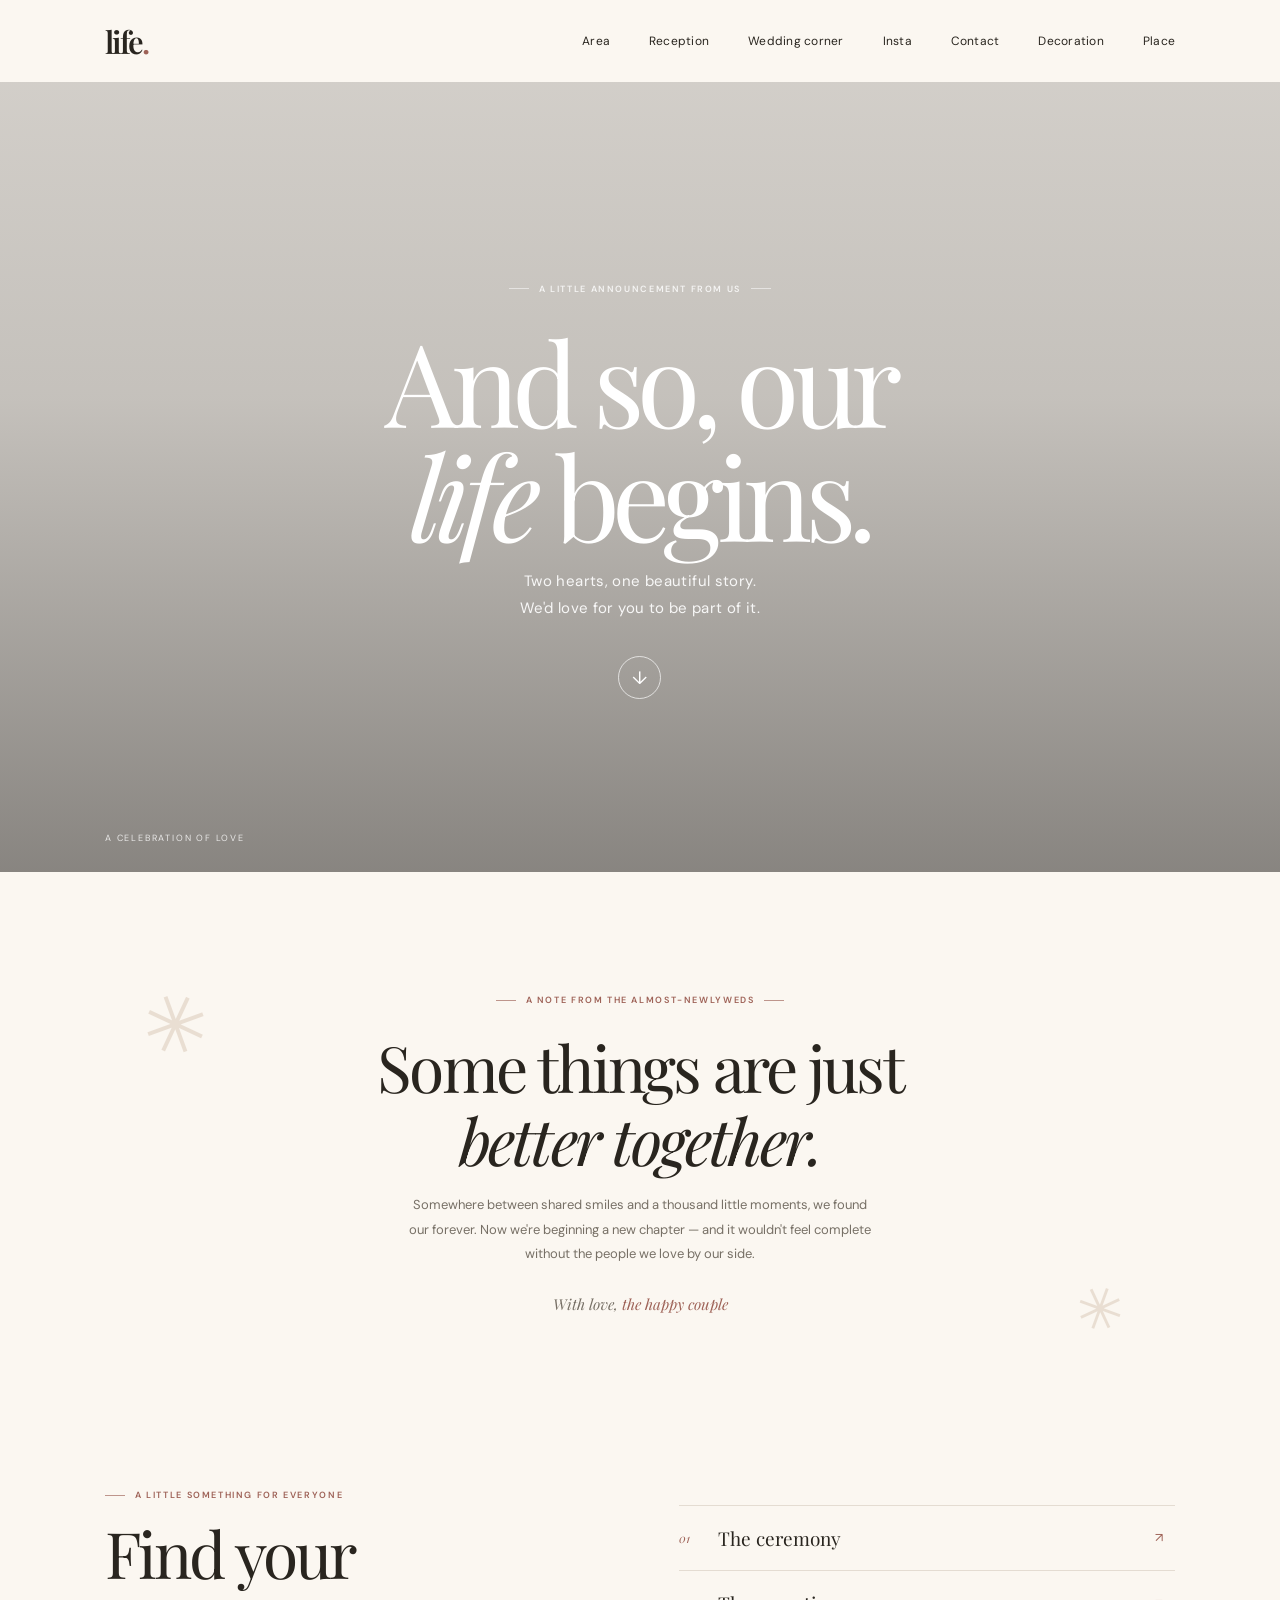
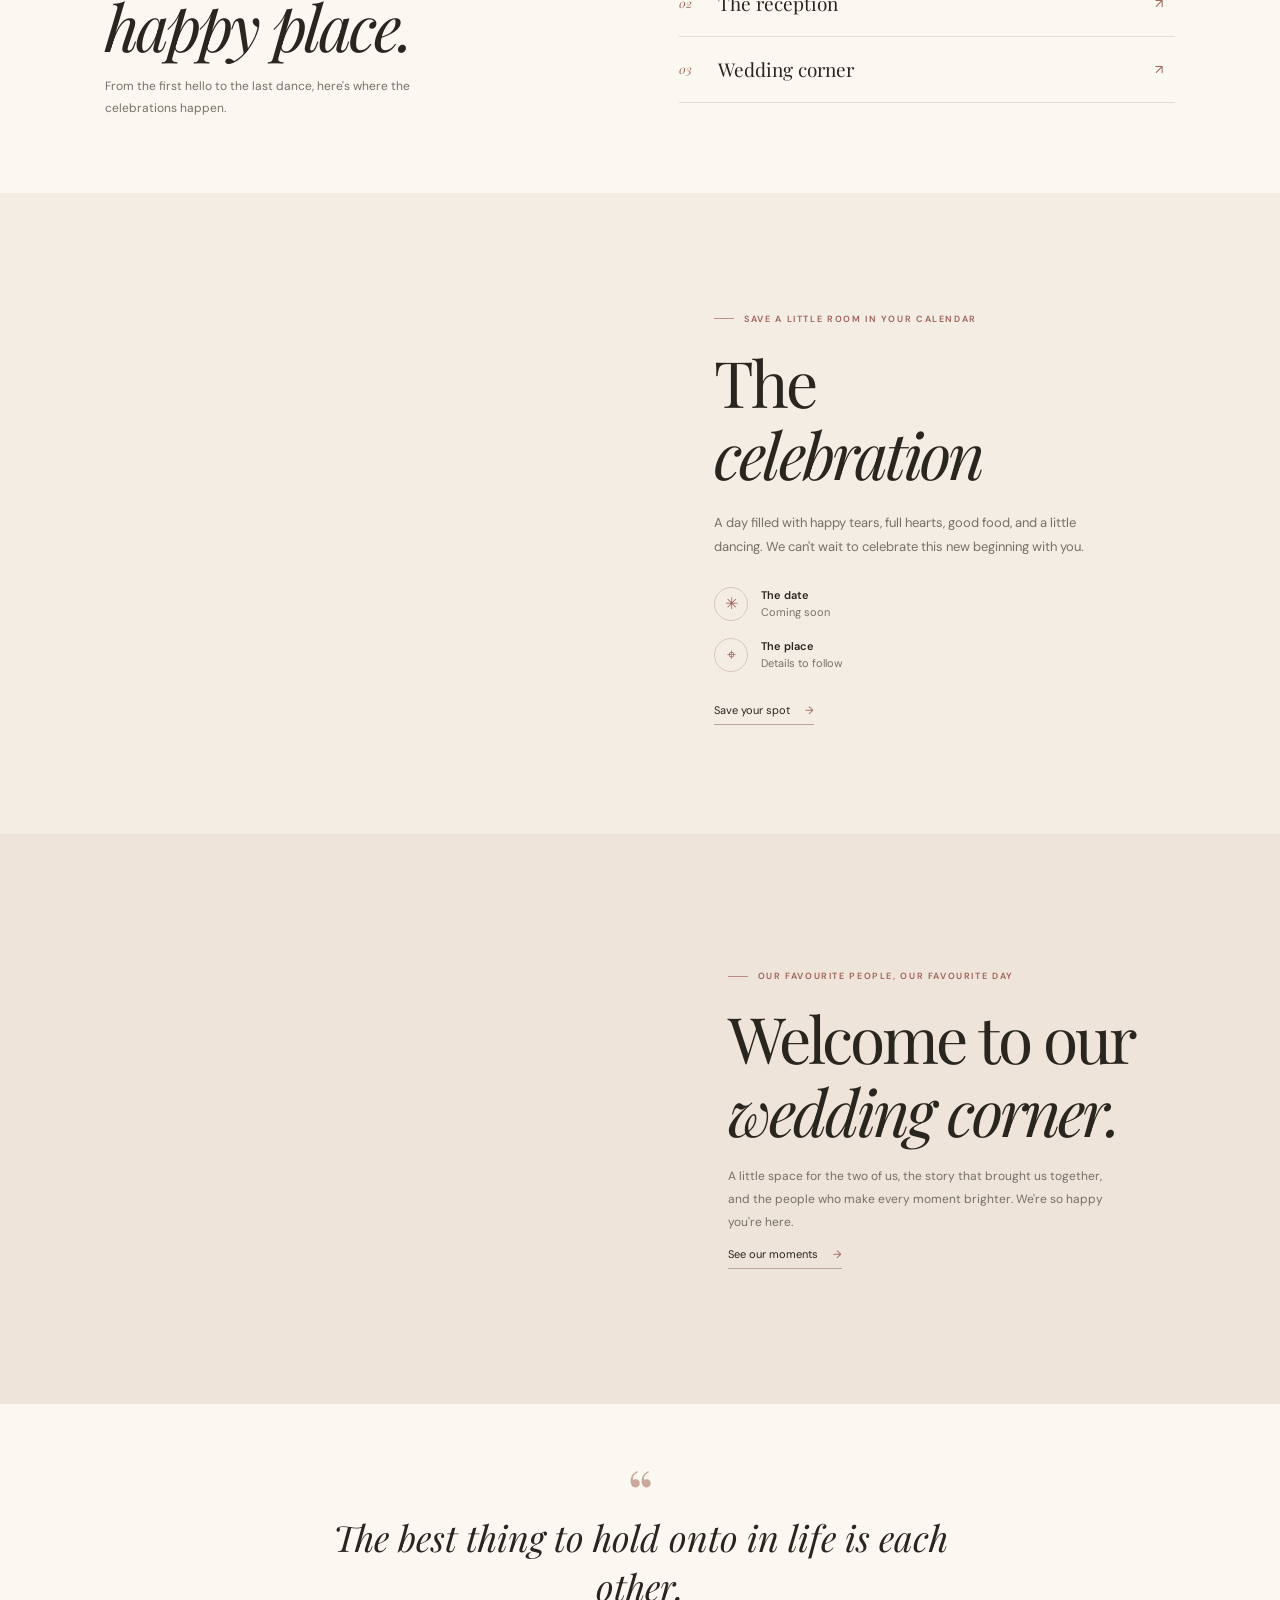
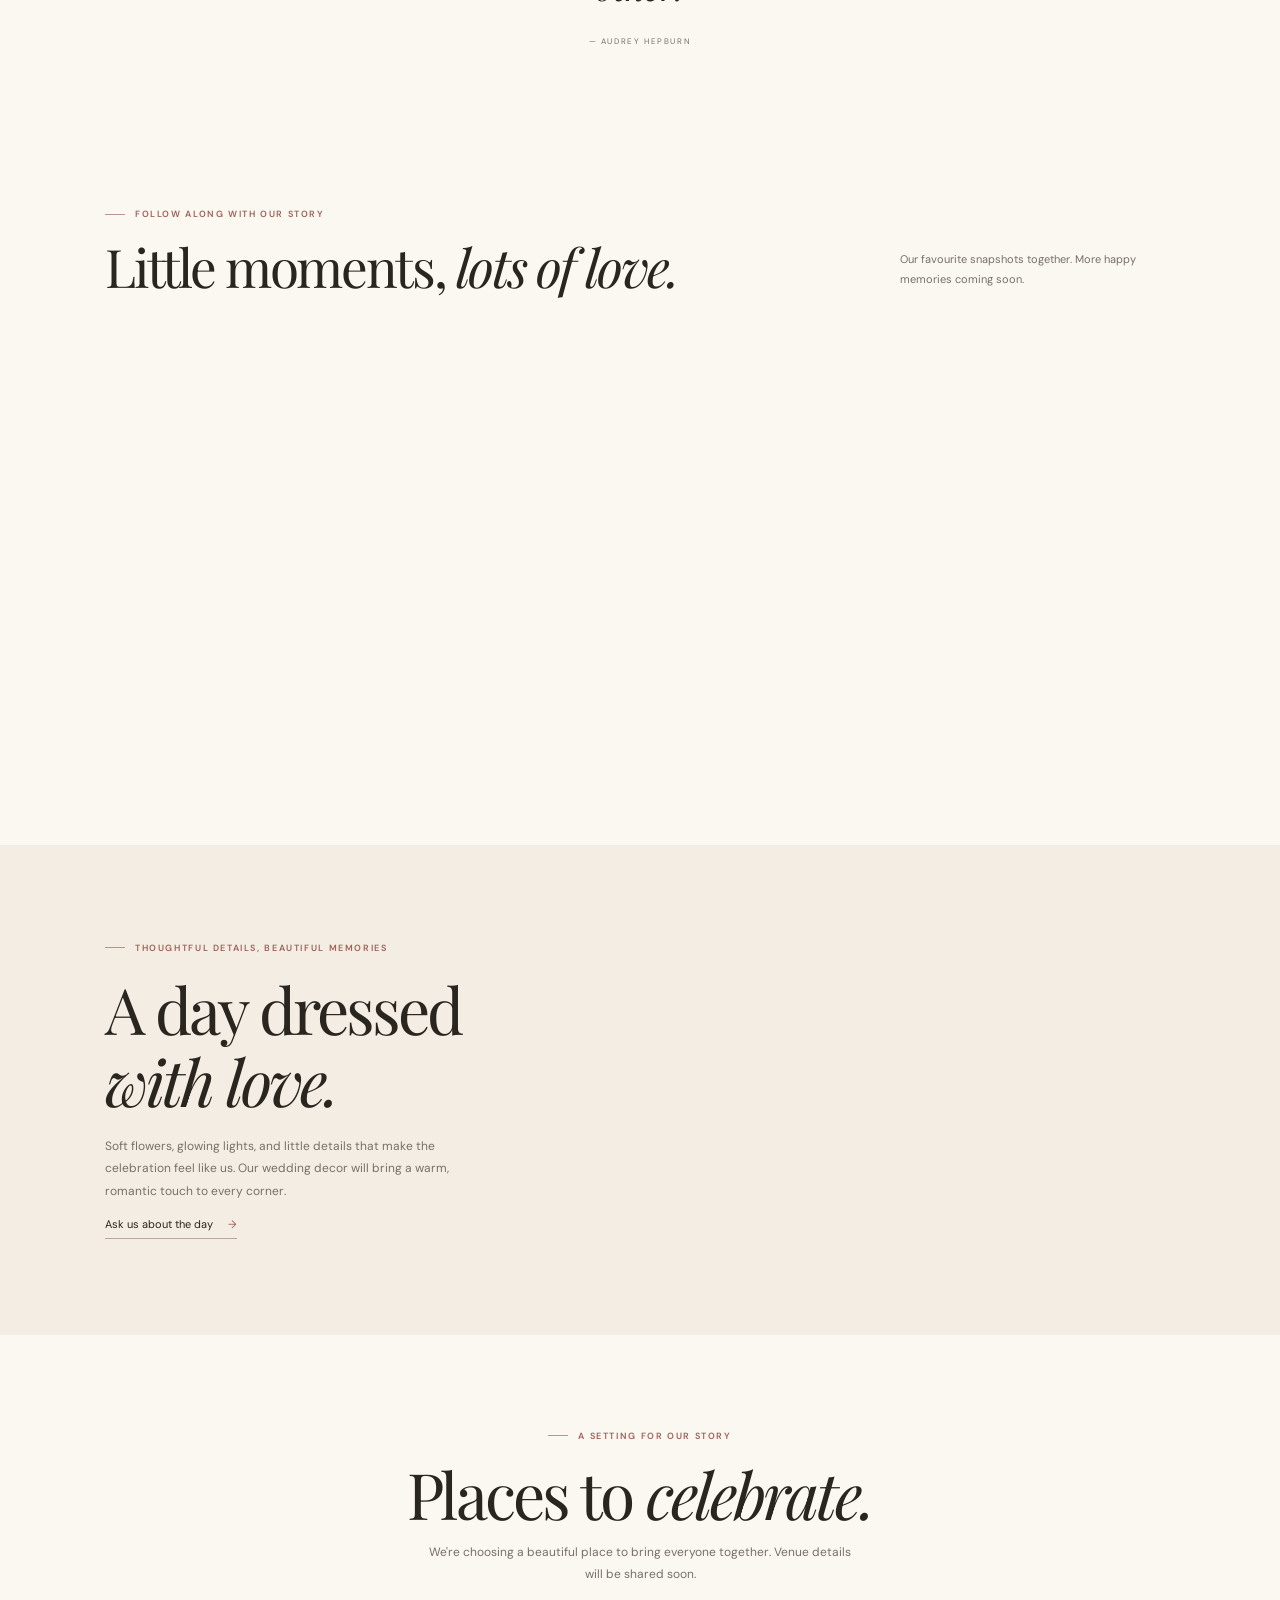
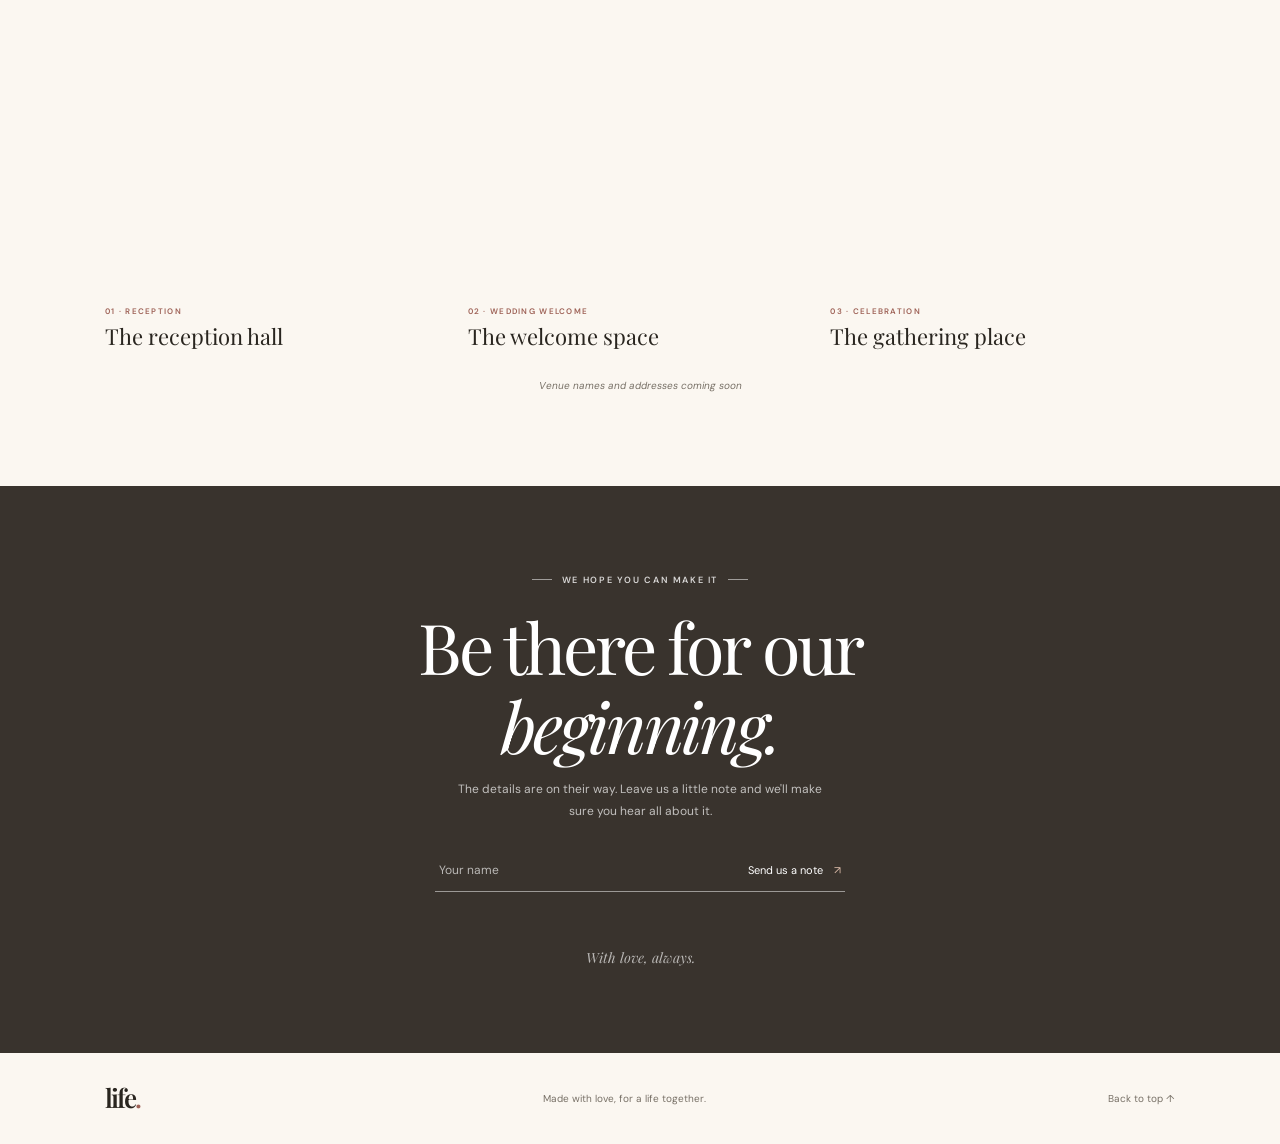
<file: index.html>
<!DOCTYPE html>
<html lang="en">
<head>
  <meta charset="UTF-8">
  <meta name="viewport" content="width=device-width, initial-scale=1">
  <meta name="theme-color" content="#fbf7f1">
  <meta name="description" content="A little website for a big beginning. Celebrate love, laughter, and a life together.">
  <title>Life — A Wedding Celebration</title>
  <link rel="preconnect" href="https://fonts.googleapis.com">
  <link rel="preconnect" href="https://fonts.gstatic.com" crossorigin>
  <link href="https://fonts.googleapis.com/css2?family=DM+Sans:wght@400;500;600;700&family=Playfair+Display:ital,wght@0,400;0,500;0,600;1,400;1,500&display=swap" rel="stylesheet">
  <link rel="stylesheet" href="styles.css">
</head>
<body>
  <header class="site-header">
    <a class="wordmark" href="#home" aria-label="Life home">life<span>.</span></a>
    <button class="menu-toggle" type="button" aria-label="Open navigation" aria-expanded="false" aria-controls="main-navigation">
      <span></span><span></span>
    </button>
    <nav class="site-nav" id="main-navigation" aria-label="Main navigation">
      <a href="#area">Area</a>
      <a href="#reception">Reception</a>
      <a href="#wedding-corner">Wedding corner</a>
      <a href="#insta">Insta</a>
      <a href="#contact">Contact</a>
      <a href="#decoration">Decoration</a>
      <a href="#place">Place</a>
    </nav>
  </header>

  <main>
    <section class="hero" id="home">
      <div class="hero-image" role="img" aria-label="A couple celebrating together in a sunlit garden"></div>
      <div class="hero-shade"></div>
      <div class="hero-content">
        <p class="eyebrow light-eyebrow"><span></span> A little announcement from us <span></span></p>
        <h1>And so, our<br><em>life</em> begins.</h1>
        <p class="hero-copy">Two hearts, one beautiful story.<br>We'd love for you to be part of it.</p>
        <a href="#reception" class="round-link" aria-label="Discover the reception">↓</a>
      </div>
      <p class="hero-note">A CELEBRATION OF LOVE</p>
    </section>

    <section class="intro section-pad" id="story">
      <p class="eyebrow"><span></span> A note from the almost-newlyweds <span></span></p>
      <h2>Some things are just<br><em>better together.</em></h2>
      <p class="intro-copy">Somewhere between shared smiles and a thousand little moments, we found our forever. Now we're beginning a new chapter — and it wouldn't feel complete without the people we love by our side.</p>
      <div class="signature">With love, <span>the happy couple</span></div>
      <div class="flower flower-one" aria-hidden="true">✳</div>
      <div class="flower flower-two" aria-hidden="true">✳</div>
    </section>

    <section class="area section-pad" id="area">
      <div class="area-heading">
        <p class="eyebrow"><span></span> A little something for everyone</p>
        <h2>Find your<br><em>happy place.</em></h2>
        <p>From the first hello to the last dance, here's where the celebrations happen.</p>
      </div>
      <div class="area-list">
        <a href="#place"><span>01</span><strong>The ceremony</strong><span aria-hidden="true">↗</span></a>
        <a href="#reception"><span>02</span><strong>The reception</strong><span aria-hidden="true">↗</span></a>
        <a href="#wedding-corner"><span>03</span><strong>Wedding corner</strong><span aria-hidden="true">↗</span></a>
      </div>
    </section>

    <section class="celebration section-pad" id="reception">
      <div class="celebration-image" role="img" aria-label="Romantic wedding table with flowers and candlelight"></div>
      <div class="celebration-card">
        <p class="eyebrow"><span></span> Save a little room in your calendar</p>
        <h2>The<br><em>celebration</em></h2>
        <p class="celebration-copy">A day filled with happy tears, full hearts, good food, and a little dancing. We can't wait to celebrate this new beginning with you.</p>
        <div class="event-detail">
          <span class="detail-icon" aria-hidden="true">✳</span>
          <div><strong>The date</strong><span>Coming soon</span></div>
        </div>
        <div class="event-detail">
          <span class="detail-icon" aria-hidden="true">⌖</span>
          <div><strong>The place</strong><span>Details to follow</span></div>
        </div>
        <a class="text-link" href="#contact">Save your spot <span aria-hidden="true">→</span></a>
      </div>
    </section>

    <section class="wedding-corner section-pad" id="wedding-corner">
      <div class="corner-photo" role="img" aria-label="A newlywed couple sharing a joyful moment"></div>
      <div class="corner-copy">
        <p class="eyebrow"><span></span> Our favourite people, our favourite day</p>
        <h2>Welcome to our<br><em>wedding corner.</em></h2>
        <p>A little space for the two of us, the story that brought us together, and the people who make every moment brighter. We're so happy you're here.</p>
        <a class="text-link" href="#insta">See our moments <span aria-hidden="true">→</span></a>
      </div>
    </section>

    <section class="quote section-pad">
      <span class="quote-mark" aria-hidden="true">“</span>
      <blockquote>The best thing to hold onto in life is each other.</blockquote>
      <p>— AUDREY HEPBURN</p>
    </section>

    <section class="gallery section-pad" id="insta">
      <div class="gallery-heading">
        <div>
          <p class="eyebrow"><span></span> Follow along with our story</p>
          <h2>Little moments, <em>lots of love.</em></h2>
        </div>
        <p>Our favourite snapshots together. More happy memories coming soon.</p>
      </div>
      <div class="gallery-grid">
        <div class="gallery-photo photo-one" role="img" aria-label="A romantic walk together"></div>
        <div class="gallery-photo photo-two" role="img" aria-label="A joyful celebration together"></div>
        <div class="gallery-photo photo-three" role="img" aria-label="A quiet moment in the sunshine"></div>
      </div>
    </section>

    <section class="decoration section-pad" id="decoration">
      <div class="decoration-copy">
        <p class="eyebrow"><span></span> Thoughtful details, beautiful memories</p>
        <h2>A day dressed<br><em>with love.</em></h2>
        <p>Soft flowers, glowing lights, and little details that make the celebration feel like us. Our wedding decor will bring a warm, romantic touch to every corner.</p>
        <a class="text-link" href="#contact">Ask us about the day <span aria-hidden="true">→</span></a>
      </div>
      <div class="decoration-photo" role="img" aria-label="Romantic wedding decorations with flowers and candlelight"></div>
    </section>

    <section class="places section-pad" id="place">
      <div class="places-heading">
        <p class="eyebrow"><span></span> A setting for our story</p>
        <h2>Places to <em>celebrate.</em></h2>
        <p>We're choosing a beautiful place to bring everyone together. Venue details will be shared soon.</p>
      </div>
      <div class="places-grid">
        <article class="place-card">
          <div class="place-photo place-reception" role="img" aria-label="Wedding reception hall with round tables and chandeliers"></div>
          <p>01 · RECEPTION</p><h3>The reception hall</h3>
        </article>
        <article class="place-card">
          <div class="place-photo place-hall" role="img" aria-label="Wedding welcome sign decorated with flowers"></div>
          <p>02 · WEDDING WELCOME</p><h3>The welcome space</h3>
        </article>
        <article class="place-card">
          <div class="place-photo place-estate" role="img" aria-label="Wedding celebration space arranged with tables and flowers"></div>
          <p>03 · CELEBRATION</p><h3>The gathering place</h3>
        </article>
      </div>
      <p class="place-note">Venue names and addresses coming soon</p>
    </section>

    <section class="rsvp section-pad" id="contact">
      <p class="eyebrow light-eyebrow"><span></span> We hope you can make it <span></span></p>
      <h2>Be there for our<br><em>beginning.</em></h2>
      <p class="rsvp-copy">The details are on their way. Leave us a little note and we'll make sure you hear all about it.</p>
      <form class="rsvp-form">
        <label class="sr-only" for="guest-name">Your name</label>
        <input id="guest-name" name="name" type="text" placeholder="Your name" autocomplete="name" required>
        <button type="submit">Send us a note <span aria-hidden="true">↗</span></button>
      </form>
      <p class="form-message" aria-live="polite"></p>
      <p class="rsvp-footnote">With love, always.</p>
    </section>
  </main>

  <footer class="site-footer">
    <a class="wordmark" href="#home">life<span>.</span></a>
    <p>Made with love, for a life together.</p>
    <a class="back-top" href="#home">Back to top ↑</a>
  </footer>
  <script src="script.js"></script>
</body>
</html>
</file>
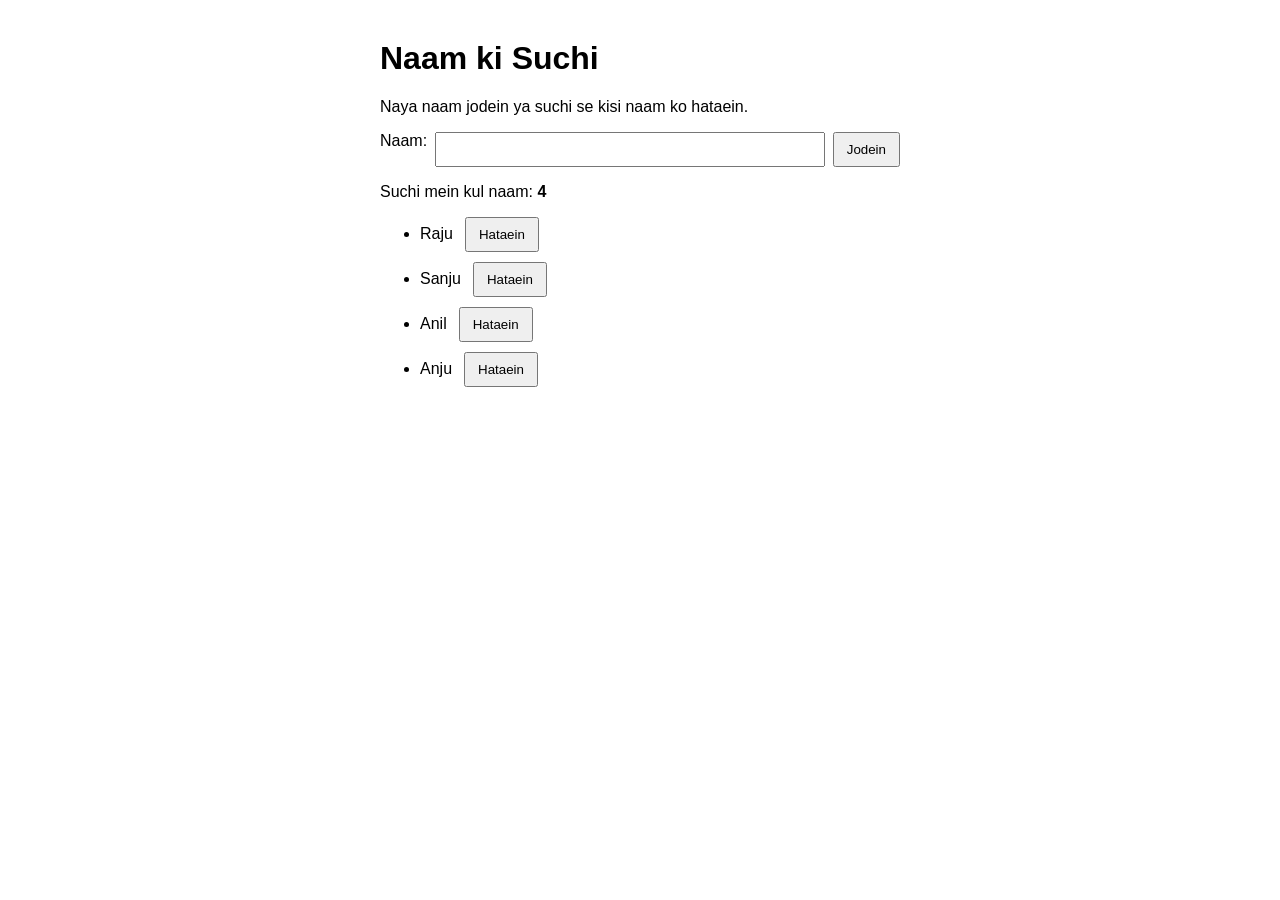
<file: INDEXP5.HTML>
<!DOCTYPE html>
<html lang="hi">
<head>
    <meta charset="UTF-8">
    <meta name="viewport" content="width=device-width, initial-scale=1.0">
    <title>Naam ki Suchi</title>
    <style>
        body {
            max-width: 520px;
            margin: 40px auto;
            padding: 0 16px;
            font-family: Arial, sans-serif;
        }

        form {
            display: flex;
            gap: 8px;
        }

        input {
            flex: 1;
            padding: 8px;
        }

        button {
            padding: 8px 12px;
            cursor: pointer;
        }

        li {
            margin: 10px 0;
        }

        li button {
            margin-left: 12px;
        }

        #message {
            color: #b00020;
        }
    </style>
</head>
<body>
    <h1>Naam ki Suchi</h1>
    <p>Naya naam jodein ya suchi se kisi naam ko hataein.</p>

    <form id="name-form">
        <label for="name-input">Naam:</label>
        <input id="name-input" type="text" autocomplete="off" required>
        <button type="submit">Jodein</button>
    </form>

    <p id="message" aria-live="polite"></p>
    <p>Suchi mein kul naam: <strong id="name-count">0</strong></p>
    <ul id="name-list"></ul>

    <script>
        const names = ["Raju", "Sanju", "Anil", "Anju"];
        const form = document.getElementById("name-form");
        const input = document.getElementById("name-input");
        const list = document.getElementById("name-list");
        const count = document.getElementById("name-count");
        const message = document.getElementById("message");

        function renderNames() {
            list.replaceChildren();
            count.textContent = names.length;

            names.forEach((name, index) => {
                const item = document.createElement("li");
                const removeButton = document.createElement("button");

                item.append(document.createTextNode(name));
                removeButton.type = "button";
                removeButton.textContent = "Hataein";
                removeButton.setAttribute("aria-label", `${name} ko hataein`);
                removeButton.addEventListener("click", () => {
                    names.splice(index, 1);
                    renderNames();
                });
                item.append(removeButton);
                list.append(item);
            });
        }

        form.addEventListener("submit", (event) => {
            event.preventDefault();
            const name = input.value.trim();

            if (!name) {
                message.textContent = "Kripya ek naam likhein.";
                input.focus();
                return;
            }

            names.push(name);
            input.value = "";
            message.textContent = "";
            renderNames();
            input.focus();
        });

        renderNames();
    </script>
</body>
</html>
</file>
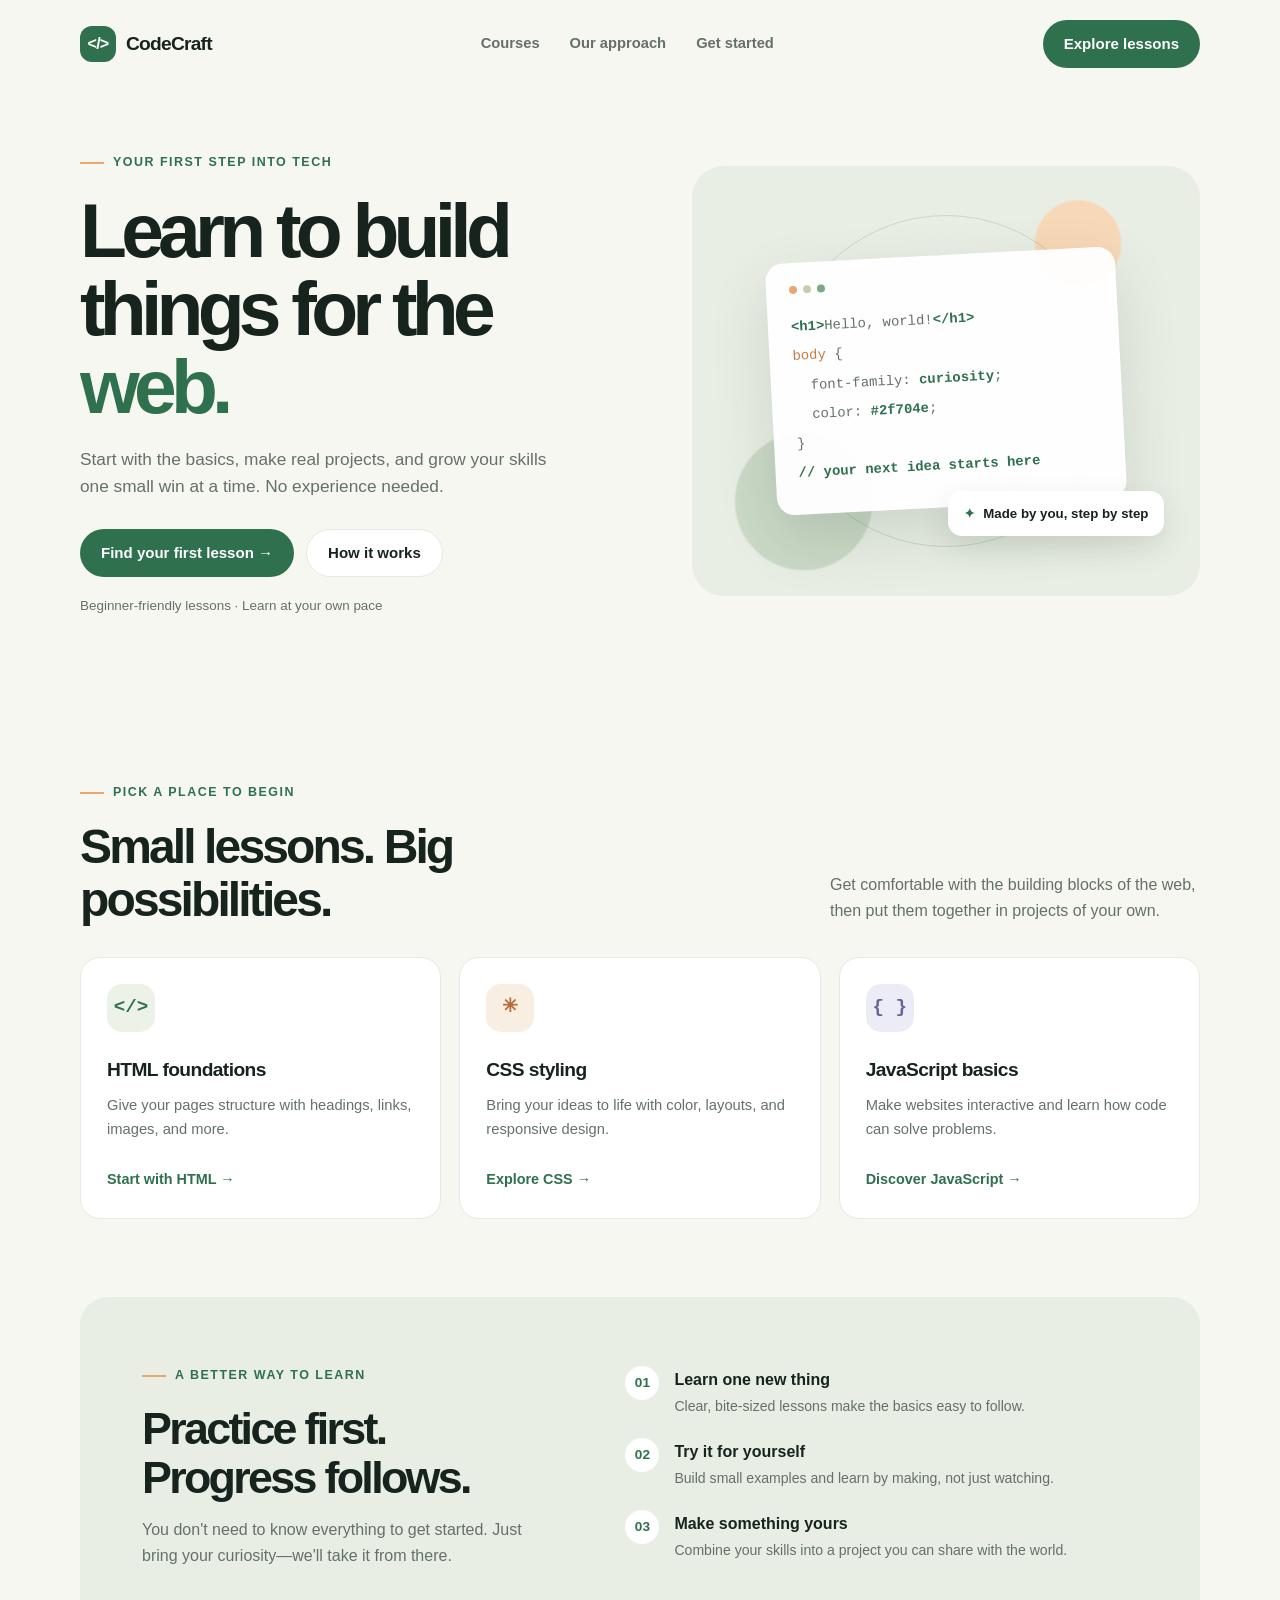
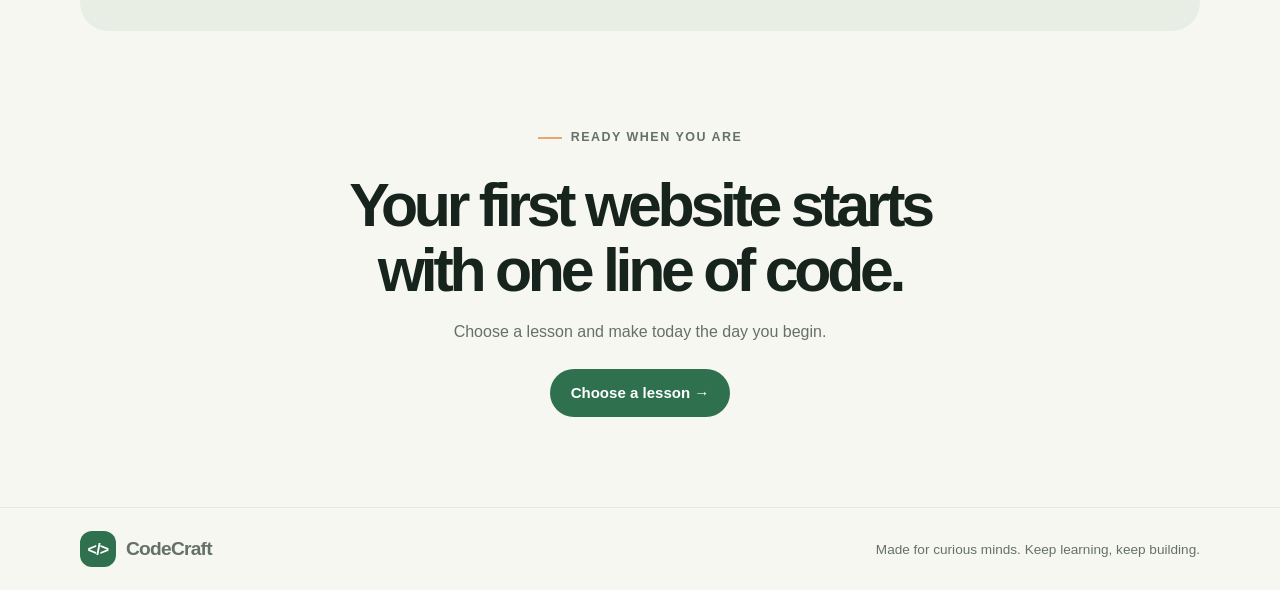
<file: web-learning.html>
<!DOCTYPE html>
<html lang="en">
<head>
    <meta charset="UTF-8">
    <meta name="viewport" content="width=device-width, initial-scale=1.0">
    <meta name="theme-color" content="#f7f7f2">
    <meta name="description" content="Start learning web development with beginner-friendly lessons and practical projects.">
    <title>CodeCraft — Learn by Building</title>
    <style>
        :root {
            color-scheme: light;
            --ink: #17231d;
            --muted: #647168;
            --green: #2f704e;
            --green-dark: #24583d;
            --paper: #f7f7f2;
            --white: #fff;
            --line: #e7e9e2;
            --orange: #eaa66e;
        }

        * {
            box-sizing: border-box;
        }

        html {
            scroll-behavior: smooth;
        }

        body {
            margin: 0;
            background: var(--paper);
            color: var(--ink);
            font-family: "Segoe UI", Arial, sans-serif;
            line-height: 1.6;
        }

        a {
            color: inherit;
            text-decoration: none;
        }

        .container {
            width: min(1120px, calc(100% - 48px));
            margin: 0 auto;
        }

        .topbar {
            padding: 20px 0;
        }

        .nav {
            display: flex;
            align-items: center;
            justify-content: space-between;
            gap: 24px;
        }

        .brand {
            display: inline-flex;
            align-items: center;
            gap: 10px;
            font-size: 1.2rem;
            font-weight: 800;
            letter-spacing: -0.04em;
        }

        .brand-mark {
            display: grid;
            width: 36px;
            height: 36px;
            place-items: center;
            border-radius: 12px;
            background: var(--green);
            color: var(--white);
            font-size: 1rem;
        }

        .nav-links {
            display: flex;
            align-items: center;
            gap: 30px;
            color: var(--muted);
            font-size: 0.92rem;
            font-weight: 600;
        }

        .nav-links a:hover,
        .text-link:hover {
            color: var(--green);
        }

        .button {
            display: inline-flex;
            min-height: 48px;
            align-items: center;
            justify-content: center;
            padding: 0 21px;
            border: 0;
            border-radius: 999px;
            background: var(--green);
            color: var(--white);
            font: inherit;
            font-size: 0.94rem;
            font-weight: 700;
            transition: background 160ms ease, transform 160ms ease;
        }

        .button:hover {
            transform: translateY(-2px);
            background: var(--green-dark);
        }

        .button-light {
            border: 1px solid var(--line);
            background: var(--white);
            color: var(--ink);
        }

        .button-light:hover {
            background: #f0f2eb;
            color: var(--ink);
        }

        .hero {
            display: grid;
            min-height: 610px;
            grid-template-columns: 1.05fr 0.95fr;
            align-items: center;
            gap: 50px;
            padding: 48px 0 72px;
        }

        .eyebrow {
            display: inline-flex;
            align-items: center;
            gap: 9px;
            margin: 0 0 18px;
            color: var(--green);
            font-size: 0.78rem;
            font-weight: 800;
            letter-spacing: 0.12em;
            text-transform: uppercase;
        }

        .eyebrow::before {
            width: 24px;
            height: 2px;
            background: var(--orange);
            content: "";
        }

        h1,
        h2,
        h3,
        p {
            margin-top: 0;
        }

        h1 {
            max-width: 620px;
            margin-bottom: 20px;
            font-size: clamp(3rem, 6vw, 5.2rem);
            letter-spacing: -0.075em;
            line-height: 1.02;
        }

        h1 span {
            color: var(--green);
        }

        .hero-copy {
            max-width: 490px;
            margin-bottom: 28px;
            color: var(--muted);
            font-size: 1.08rem;
        }

        .hero-actions {
            display: flex;
            flex-wrap: wrap;
            gap: 12px;
        }

        .hero-note {
            margin: 18px 0 0;
            color: var(--muted);
            font-size: 0.84rem;
        }

        .visual {
            position: relative;
            display: grid;
            min-height: 430px;
            place-items: center;
            overflow: hidden;
            border-radius: 32px;
            background:
                radial-gradient(circle at 76% 18%, #f7d8b8 0 8%, transparent 8.5%),
                radial-gradient(circle at 22% 78%, #cbd9c7 0 13%, transparent 13.5%),
                #e9eee4;
        }

        .visual::before,
        .visual::after {
            position: absolute;
            border: 1px solid rgba(47, 112, 78, 0.18);
            border-radius: 50%;
            content: "";
        }

        .visual::before {
            width: 330px;
            height: 330px;
        }

        .visual::after {
            width: 250px;
            height: 250px;
        }

        .code-card {
            position: relative;
            z-index: 1;
            width: min(350px, 82%);
            padding: 22px;
            border: 1px solid rgba(255, 255, 255, 0.7);
            border-radius: 18px;
            background: rgba(255, 255, 255, 0.94);
            box-shadow: 0 24px 60px rgba(27, 55, 37, 0.14);
            transform: rotate(-3deg);
        }

        .window-dots {
            display: flex;
            gap: 6px;
            margin-bottom: 22px;
        }

        .window-dots i {
            width: 8px;
            height: 8px;
            border-radius: 50%;
            background: #eaa66e;
        }

        .window-dots i:nth-child(2) {
            background: #c4cfad;
        }

        .window-dots i:nth-child(3) {
            background: #79a987;
        }

        .code-line {
            margin: 7px 0;
            color: #647168;
            font-family: Consolas, "Courier New", monospace;
            font-size: 0.87rem;
        }

        .code-line strong {
            color: var(--green);
        }

        .code-line em {
            color: #c27b45;
            font-style: normal;
        }

        .floating-label {
            position: absolute;
            z-index: 2;
            right: 7%;
            bottom: 14%;
            padding: 12px 16px;
            border-radius: 14px;
            background: var(--white);
            box-shadow: 0 12px 30px rgba(27, 55, 37, 0.12);
            font-size: 0.83rem;
            font-weight: 700;
        }

        .floating-label span {
            margin-right: 5px;
            color: var(--green);
        }

        .section {
            padding: 78px 0;
        }

        .section-heading {
            display: flex;
            align-items: end;
            justify-content: space-between;
            gap: 28px;
            margin-bottom: 30px;
        }

        .section-heading h2 {
            max-width: 530px;
            margin-bottom: 0;
            font-size: clamp(2rem, 4vw, 3rem);
            letter-spacing: -0.06em;
            line-height: 1.1;
        }

        .section-heading > p {
            max-width: 370px;
            margin-bottom: 3px;
            color: var(--muted);
        }

        .course-grid {
            display: grid;
            grid-template-columns: repeat(3, 1fr);
            gap: 18px;
        }

        .course-card {
            padding: 26px;
            border: 1px solid var(--line);
            border-radius: 20px;
            background: var(--white);
            transition: transform 160ms ease, box-shadow 160ms ease;
        }

        .course-card:hover {
            transform: translateY(-4px);
            box-shadow: 0 18px 36px rgba(23, 35, 29, 0.07);
        }

        .course-icon {
            display: grid;
            width: 48px;
            height: 48px;
            margin-bottom: 23px;
            place-items: center;
            border-radius: 15px;
            background: #edf2e9;
            color: var(--green);
            font-family: Consolas, "Courier New", monospace;
            font-size: 1.2rem;
            font-weight: 800;
        }

        .course-card:nth-child(2) .course-icon {
            background: #f9eee2;
            color: #b66b35;
        }

        .course-card:nth-child(3) .course-icon {
            background: #ececf6;
            color: #67649c;
        }

        .course-card h3 {
            margin-bottom: 9px;
            font-size: 1.2rem;
            letter-spacing: -0.03em;
        }

        .course-card p {
            min-height: 52px;
            margin-bottom: 20px;
            color: var(--muted);
            font-size: 0.92rem;
        }

        .text-link {
            color: var(--green);
            font-size: 0.9rem;
            font-weight: 700;
        }

        .about {
            display: grid;
            grid-template-columns: 0.9fr 1.1fr;
            align-items: center;
            gap: 64px;
            padding: 62px;
            border-radius: 28px;
            background: #e9eee4;
        }

        .about h2 {
            margin-bottom: 15px;
            font-size: clamp(2rem, 4vw, 2.8rem);
            letter-spacing: -0.06em;
            line-height: 1.1;
        }

        .about-copy {
            margin-bottom: 0;
            color: var(--muted);
        }

        .steps {
            display: grid;
            gap: 20px;
        }

        .step {
            display: flex;
            align-items: flex-start;
            gap: 15px;
        }

        .step-number {
            display: grid;
            width: 34px;
            height: 34px;
            flex: 0 0 34px;
            place-items: center;
            border-radius: 50%;
            background: var(--white);
            color: var(--green);
            font-size: 0.85rem;
            font-weight: 800;
        }

        .step h3 {
            margin: 1px 0 3px;
            font-size: 1rem;
        }

        .step p {
            margin: 0;
            color: var(--muted);
            font-size: 0.88rem;
        }

        .cta {
            padding: 90px 20px;
            text-align: center;
        }

        .cta h2 {
            max-width: 650px;
            margin: 0 auto 15px;
            font-size: clamp(2.2rem, 5vw, 3.8rem);
            letter-spacing: -0.07em;
            line-height: 1.08;
        }

        .cta p {
            margin-bottom: 25px;
            color: var(--muted);
        }

        footer {
            padding: 23px 0;
            border-top: 1px solid var(--line);
            color: var(--muted);
            font-size: 0.85rem;
        }

        .footer-inner {
            display: flex;
            align-items: center;
            justify-content: space-between;
            gap: 20px;
        }

        @media (max-width: 800px) {
            .nav-links {
                gap: 16px;
            }

            .hero {
                min-height: auto;
                grid-template-columns: 1fr;
                gap: 36px;
                padding-top: 40px;
            }

            .visual {
                min-height: 370px;
            }

            .course-grid {
                grid-template-columns: 1fr 1fr;
            }

            .course-card:last-child {
                grid-column: 1 / -1;
            }

            .about {
                grid-template-columns: 1fr;
                gap: 34px;
                padding: 40px;
            }
        }

        @media (max-width: 560px) {
            .container {
                width: min(100% - 32px, 1120px);
            }

            .topbar {
                padding: 15px 0;
            }

            .nav-links {
                display: none;
            }

            .nav > .button {
                min-height: 42px;
                padding: 0 15px;
                font-size: 0.85rem;
            }

            .hero {
                padding: 36px 0 54px;
            }

            h1 {
                font-size: clamp(2.8rem, 13vw, 4rem);
            }

            .visual {
                min-height: 320px;
                border-radius: 24px;
            }

            .section {
                padding: 58px 0;
            }

            .section-heading {
                align-items: flex-start;
                flex-direction: column;
                gap: 12px;
            }

            .course-grid {
                grid-template-columns: 1fr;
            }

            .course-card:last-child {
                grid-column: auto;
            }

            .course-card p {
                min-height: 0;
            }

            .about {
                padding: 30px 24px;
            }

            .cta {
                padding: 66px 0;
            }

            .footer-inner {
                align-items: flex-start;
                flex-direction: column;
                gap: 5px;
            }
        }

        @media (prefers-reduced-motion: reduce) {
            html {
                scroll-behavior: auto;
            }

            *,
            *::before,
            *::after {
                transition-duration: 0.01ms !important;
            }
        }
    </style>
</head>
<body>
    <header class="topbar">
        <nav class="nav container" aria-label="Main navigation">
            <a class="brand" href="#home" aria-label="CodeCraft home">
                <span class="brand-mark" aria-hidden="true">&lt;/&gt;</span>
                CodeCraft
            </a>
            <div class="nav-links">
                <a href="#courses">Courses</a>
                <a href="#approach">Our approach</a>
                <a href="#start">Get started</a>
            </div>
            <a class="button" href="#courses">Explore lessons</a>
        </nav>
    </header>

    <main>
        <section class="hero container" id="home">
            <div>
                <p class="eyebrow">Your first step into tech</p>
                <h1>Learn to build things for the <span>web.</span></h1>
                <p class="hero-copy">
                    Start with the basics, make real projects, and grow your skills
                    one small win at a time. No experience needed.
                </p>
                <div class="hero-actions">
                    <a class="button" href="#courses">Find your first lesson <span aria-hidden="true">&nbsp;→</span></a>
                    <a class="button button-light" href="#approach">How it works</a>
                </div>
                <p class="hero-note">Beginner-friendly lessons · Learn at your own pace</p>
            </div>
            <div class="visual" aria-label="Illustration of a simple code editor">
                <div class="code-card" aria-hidden="true">
                    <div class="window-dots"><i></i><i></i><i></i></div>
                    <p class="code-line"><strong>&lt;h1&gt;</strong>Hello, world!<strong>&lt;/h1&gt;</strong></p>
                    <p class="code-line"><em>body</em> {</p>
                    <p class="code-line">&nbsp;&nbsp;font-family: <strong>curiosity</strong>;</p>
                    <p class="code-line">&nbsp;&nbsp;color: <strong>#2f704e</strong>;</p>
                    <p class="code-line">}</p>
                    <p class="code-line"><strong>// your next idea starts here</strong></p>
                </div>
                <div class="floating-label"><span aria-hidden="true">✦</span> Made by you, step by step</div>
            </div>
        </section>

        <section class="section container" id="courses">
            <div class="section-heading">
                <div>
                    <p class="eyebrow">Pick a place to begin</p>
                    <h2>Small lessons. Big possibilities.</h2>
                </div>
                <p>Get comfortable with the building blocks of the web, then put them together in projects of your own.</p>
            </div>
            <div class="course-grid">
                <article class="course-card">
                    <div class="course-icon" aria-hidden="true">&lt;/&gt;</div>
                    <h3>HTML foundations</h3>
                    <p>Give your pages structure with headings, links, images, and more.</p>
                    <a class="text-link" href="#start">Start with HTML <span aria-hidden="true">→</span></a>
                </article>
                <article class="course-card">
                    <div class="course-icon" aria-hidden="true">✳</div>
                    <h3>CSS styling</h3>
                    <p>Bring your ideas to life with color, layouts, and responsive design.</p>
                    <a class="text-link" href="#start">Explore CSS <span aria-hidden="true">→</span></a>
                </article>
                <article class="course-card">
                    <div class="course-icon" aria-hidden="true">{ }</div>
                    <h3>JavaScript basics</h3>
                    <p>Make websites interactive and learn how code can solve problems.</p>
                    <a class="text-link" href="#start">Discover JavaScript <span aria-hidden="true">→</span></a>
                </article>
            </div>
        </section>

        <section class="container" id="approach">
            <div class="about">
                <div>
                    <p class="eyebrow">A better way to learn</p>
                    <h2>Practice first. Progress follows.</h2>
                    <p class="about-copy">You don't need to know everything to get started. Just bring your curiosity—we'll take it from there.</p>
                </div>
                <div class="steps">
                    <article class="step">
                        <span class="step-number">01</span>
                        <div>
                            <h3>Learn one new thing</h3>
                            <p>Clear, bite-sized lessons make the basics easy to follow.</p>
                        </div>
                    </article>
                    <article class="step">
                        <span class="step-number">02</span>
                        <div>
                            <h3>Try it for yourself</h3>
                            <p>Build small examples and learn by making, not just watching.</p>
                        </div>
                    </article>
                    <article class="step">
                        <span class="step-number">03</span>
                        <div>
                            <h3>Make something yours</h3>
                            <p>Combine your skills into a project you can share with the world.</p>
                        </div>
                    </article>
                </div>
            </div>
        </section>

        <section class="cta container" id="start">
            <p class="eyebrow">Ready when you are</p>
            <h2>Your first website starts with one line of code.</h2>
            <p>Choose a lesson and make today the day you begin.</p>
            <a class="button" href="#courses">Choose a lesson <span aria-hidden="true">&nbsp;→</span></a>
        </section>
    </main>

    <footer>
        <div class="footer-inner container">
            <a class="brand" href="#home">
                <span class="brand-mark" aria-hidden="true">&lt;/&gt;</span>
                CodeCraft
            </a>
            <span>Made for curious minds. Keep learning, keep building.</span>
        </div>
    </footer>
</body>
</html>
</file>
<file: styles.css>
:root {
  color-scheme: light;
  --cream: #fbf7f1;
  --paper: #f4ede4;
  --ink: #29251f;
  --muted: #777066;
  --rose: #9e6257;
  --serif: "Playfair Display", Georgia, serif;
  --sans: "DM Sans", Arial, sans-serif;
}

* { box-sizing: border-box; }
html { scroll-behavior: smooth; }
body { margin: 0; background: var(--cream); color: var(--ink); font-family: var(--sans); -webkit-font-smoothing: antialiased; }
a { color: inherit; text-decoration: none; }
button, input { font: inherit; }

.site-header {
  height: 82px; padding: 0 8.2%; display: flex; align-items: center; justify-content: space-between;
  background: var(--cream); position: relative; z-index: 5;
}
.wordmark { font: 600 31px/1 var(--serif); letter-spacing: -2px; }
.wordmark span { color: var(--rose); }
.site-nav { display: flex; align-items: center; gap: 39px; font-size: 12px; letter-spacing: .02em; }
.site-nav a { transition: color .2s; }
.site-nav a:hover { color: var(--rose); }
.menu-toggle { display: none; }

.hero { min-height: 690px; height: min(790px, calc(100vh - 82px)); position: relative; display: grid; place-items: center; overflow: hidden; color: white; text-align: center; }
.hero-image, .hero-shade { position: absolute; inset: 0; }
.hero-image { background: url("https://images.unsplash.com/photo-1519741497674-611481863552?auto=format&fit=crop&w=2200&q=85") center 49% / cover; transform: scale(1.015); }
.hero-shade { background: linear-gradient(180deg, rgba(34, 31, 28, .19), rgba(34, 31, 28, .25) 40%, rgba(34, 31, 28, .53)); }
.hero-content { position: relative; z-index: 1; padding: 60px 24px 42px; }
.eyebrow { display: flex; align-items: center; gap: 10px; color: var(--rose); font-size: 9px; font-weight: 600; letter-spacing: .18em; line-height: 1.6; text-transform: uppercase; }
.eyebrow > span { height: 1px; width: 20px; background: currentColor; opacity: .65; }
.hero .eyebrow, .rsvp .eyebrow { justify-content: center; }
.light-eyebrow { color: rgba(255,255,255,.8); }
.hero h1 { margin: 27px 0 17px; font: 400 clamp(65px, 9vw, 116px)/.99 var(--serif); letter-spacing: -.065em; }
.hero h1 em, h2 em { font-weight: 400; }
.hero-copy { margin: 0; color: rgba(255,255,255,.91); font: 400 15px/1.8 var(--sans); letter-spacing: .025em; }
.round-link { width: 43px; height: 43px; display: grid; place-items: center; margin: 34px auto 0; border: 1px solid rgba(255,255,255,.68); border-radius: 50%; font-size: 18px; transition: background .2s, color .2s; }
.round-link:hover { background: white; color: var(--ink); }
.hero-note { position: absolute; z-index: 1; bottom: 28px; left: 8.2%; margin: 0; font-size: 9px; letter-spacing: .2em; color: rgba(255,255,255,.8); }

.section-pad { padding-left: max(8.2%, calc((100vw - 1120px)/2)); padding-right: max(8.2%, calc((100vw - 1120px)/2)); }
.intro { min-height: 508px; padding-top: 112px; padding-bottom: 100px; text-align: center; position: relative; overflow: hidden; }
.intro .eyebrow { justify-content: center; }
h2 { font: 400 clamp(41px, 5.2vw, 64px)/1.13 var(--serif); letter-spacing: -.045em; }
.intro h2 { margin: 24px 0 17px; }
.intro-copy { max-width: 475px; margin: 0 auto; color: var(--muted); font-size: 13px; line-height: 1.9; }
.signature { margin-top: 27px; color: var(--muted); font: italic 15px var(--serif); }
.signature span { color: var(--rose); }
.flower { position: absolute; color: #d8c6b4; font: 80px/1 var(--serif); opacity: .5; }
.flower-one { top: 109px; left: 11%; transform: rotate(-20deg); }
.flower-two { right: 12%; bottom: 79px; font-size: 58px; transform: rotate(20deg); }

.celebration { min-height: 640px; padding-top: 73px; padding-bottom: 73px; display: grid; grid-template-columns: 1fr .88fr; align-items: center; gap: 8%; background: var(--paper); }
.celebration-image { min-height: 495px; height: 100%; background: url("https://images.unsplash.com/photo-1519225421980-715cb0215aed?auto=format&fit=crop&w=1300&q=85") center / cover; }
.celebration-card { padding: 10px 2% 10px 0; }
.celebration-card .eyebrow { margin-bottom: 20px; }
.celebration-card h2 { margin: 0 0 20px; }
.celebration-copy { max-width: 395px; margin: 0 0 27px; color: var(--muted); font-size: 13px; line-height: 1.9; }
.event-detail { display: flex; align-items: center; gap: 13px; margin: 17px 0; }
.detail-icon { display: grid; place-items: center; width: 34px; height: 34px; border: 1px solid #d8c9b8; border-radius: 50%; color: var(--rose); }
.event-detail strong, .event-detail div > span { display: block; }
.event-detail strong { margin-bottom: 3px; font-size: 11px; font-weight: 600; }
.event-detail div > span { color: var(--muted); font-size: 11px; }
.text-link { display: inline-block; margin-top: 14px; padding-bottom: 7px; border-bottom: 1px solid #bba79a; font-size: 11px; }
.text-link span { margin-left: 12px; color: var(--rose); }

.area { min-height: 350px; padding-top: 74px; padding-bottom: 74px; display: grid; grid-template-columns: .9fr 1fr; align-items: center; gap: 12%; }
.area-heading .eyebrow { margin: 0 0 15px; }
.area-heading h2 { margin: 0 0 14px; }
.area-heading > p:last-child { max-width: 330px; margin: 0; color: var(--muted); font-size: 12px; line-height: 1.8; }
.area-list a { min-height: 66px; display: grid; grid-template-columns: 39px 1fr 20px; align-items: center; border-bottom: 1px solid #e4dcd2; }
.area-list a:first-child { border-top: 1px solid #e4dcd2; }
.area-list a > span:first-child { color: var(--rose); font: italic 12px var(--serif); }
.area-list strong { font: 400 19px var(--serif); }
.area-list a > span:last-child { color: var(--rose); font-size: 13px; transition: transform .2s; }
.area-list a:hover > span:last-child { transform: translate(3px, -3px); }

.wedding-corner { min-height: 570px; padding-top: 72px; padding-bottom: 72px; display: grid; grid-template-columns: 1fr .85fr; align-items: center; gap: 9%; background: #eee4d9; }
.corner-photo { min-height: 425px; height: 100%; background: url("https://images.unsplash.com/photo-1583939003579-730e3918a45a?auto=format&fit=crop&w=1200&q=85") center 38% / cover; }
.corner-copy { padding: 12px 0; }
.corner-copy .eyebrow { margin: 0 0 19px; }
.corner-copy h2 { margin: 0 0 18px; }
.corner-copy > p:not(.eyebrow) { max-width: 380px; margin: 0; color: var(--muted); font-size: 12px; line-height: 1.9; }

.quote { min-height: 305px; display: flex; flex-direction: column; justify-content: center; align-items: center; text-align: center; padding-top: 58px; padding-bottom: 58px; }
.quote-mark { height: 40px; color: #c9a99a; font: 65px/.9 var(--serif); }
.quote blockquote { max-width: 690px; margin: 11px 0 18px; font: italic 400 clamp(23px, 3.1vw, 36px)/1.35 var(--serif); }
.quote p { color: var(--muted); font-size: 8px; letter-spacing: .2em; }

.gallery { padding-top: 95px; padding-bottom: 106px; }
.gallery-heading { display: flex; align-items: end; justify-content: space-between; gap: 30px; margin-bottom: 37px; }
.gallery-heading .eyebrow { margin: 0 0 15px; }
.gallery-heading h2 { margin: 0; font-size: clamp(38px, 4.5vw, 53px); }
.gallery-heading > p { max-width: 275px; margin: 0 0 7px; color: var(--muted); font-size: 11px; line-height: 1.8; }
.gallery-grid { display: grid; grid-template-columns: 1.05fr 1.2fr .9fr; gap: 18px; align-items: center; }
.gallery-photo { min-height: 300px; background-position: center; background-size: cover; }
.photo-one { height: 340px; background-image: url("https://images.unsplash.com/photo-1522673607200-164d1b6ce486?auto=format&fit=crop&w=900&q=80"); }
.photo-two { height: 405px; background-image: url("https://images.unsplash.com/photo-1537633552985-df8429e8048b?auto=format&fit=crop&w=1000&q=80"); }
.photo-three { height: 320px; background-image: url("https://images.unsplash.com/photo-1523438885200-e635ba2c371e?auto=format&fit=crop&w=900&q=80"); }

.decoration { min-height: 490px; padding-top: 66px; padding-bottom: 66px; display: grid; grid-template-columns: .9fr 1fr; align-items: center; gap: 9%; background: var(--paper); }
.decoration-copy .eyebrow { margin: 0 0 18px; }
.decoration-copy h2 { margin: 0 0 17px; }
.decoration-copy > p:not(.eyebrow) { max-width: 380px; margin: 0; color: var(--muted); font-size: 12px; line-height: 1.9; }
.decoration-photo { min-height: 350px; height: 100%; background: url("https://images.unsplash.com/photo-1519225421980-715cb0215aed?auto=format&fit=crop&w=1200&q=85") center / cover; }

.places { padding-top: 94px; padding-bottom: 94px; }
.places-heading { margin-bottom: 35px; text-align: center; }
.places-heading .eyebrow { justify-content: center; margin: 0 0 15px; }
.places-heading h2 { margin: 0 0 12px; }
.places-heading > p:last-child { max-width: 440px; margin: 0 auto; color: var(--muted); font-size: 12px; line-height: 1.8; }
.places-grid { display: grid; grid-template-columns: repeat(3, 1fr); gap: 18px; }
.place-photo { height: 270px; background-position: center; background-size: cover; }
.place-reception { background-image: url("https://images.unsplash.com/photo-1519167758481-83f550bb49b3?auto=format&fit=crop&w=900&q=85"); }
.place-hall { background-image: url("https://images.unsplash.com/photo-1507504031003-b417219a0fde?auto=format&fit=crop&w=900&q=85"); }
.place-estate { background-image: url("https://images.unsplash.com/photo-1464366400600-7168b8af9bc3?auto=format&fit=crop&w=900&q=85"); }
.place-card > p { margin: 15px 0 5px; color: var(--rose); font-size: 8px; font-weight: 600; letter-spacing: .16em; }
.place-card h3 { margin: 0; font: 400 22px var(--serif); }
.place-note { margin: 28px 0 0; color: var(--muted); text-align: center; font-size: 10px; font-style: italic; }

.rsvp { min-height: 492px; padding-top: 78px; padding-bottom: 72px; background: #39332d; color: white; text-align: center; }
.rsvp h2 { margin: 20px 0 13px; font-size: clamp(48px, 6vw, 70px); }
.rsvp-copy { max-width: 390px; margin: 0 auto; color: rgba(255,255,255,.69); font-size: 12px; line-height: 1.85; }
.rsvp-form { display: flex; max-width: 410px; margin: 26px auto 0; border-bottom: 1px solid rgba(255,255,255,.5); }
.rsvp-form input { flex: 1; min-width: 0; padding: 13px 4px; border: 0; outline: 0; background: transparent; color: white; font-size: 12px; }
.rsvp-form input::placeholder { color: rgba(255,255,255,.65); }
.rsvp-form button { padding: 0 4px 0 16px; border: 0; background: transparent; color: white; cursor: pointer; font-size: 11px; }
.rsvp-form button span { margin-left: 8px; color: #d9b9a7; }
.rsvp-form:focus-within { border-color: #dfb6a1; }
.form-message { min-height: 17px; margin: 11px 0 0; color: #e8c7b4; font-size: 11px; }
.rsvp-footnote { margin-top: 28px; color: rgba(255,255,255,.65); font: italic 14px var(--serif); }

.site-footer { min-height: 91px; padding: 20px 8.2%; display: flex; align-items: center; justify-content: space-between; }
.site-footer .wordmark { font-size: 26px; }
.site-footer p, .back-top { color: var(--muted); font-size: 10px; }
.back-top:hover { color: var(--rose); }
.sr-only { position: absolute; width: 1px; height: 1px; padding: 0; margin: -1px; overflow: hidden; clip: rect(0, 0, 0, 0); white-space: nowrap; border: 0; }

@media (max-width: 980px) {
  .site-header { height: 70px; padding: 0 6%; }
  .menu-toggle { display: flex; width: 39px; height: 39px; flex-direction: column; align-items: center; justify-content: center; gap: 6px; border: 1px solid #d8cbbf; border-radius: 50%; background: transparent; }
  .menu-toggle span { width: 14px; height: 1px; background: var(--ink); transition: transform .2s; }
  .menu-toggle[aria-expanded="true"] span:first-child { transform: translateY(3.5px) rotate(45deg); }
  .menu-toggle[aria-expanded="true"] span:last-child { transform: translateY(-3.5px) rotate(-45deg); }
  .site-nav { display: none; position: absolute; top: 70px; left: 0; right: 0; padding: 22px 6% 27px; flex-direction: column; align-items: stretch; gap: 19px; background: var(--cream); box-shadow: 0 14px 20px rgba(41,37,31,.08); }
  .site-nav.is-open { display: flex; }
}

@media (max-width: 720px) {
  .site-header { height: 70px; padding: 0 6%; }
  .menu-toggle { display: flex; width: 39px; height: 39px; flex-direction: column; align-items: center; justify-content: center; gap: 6px; border: 1px solid #d8cbbf; border-radius: 50%; background: transparent; }
  .menu-toggle span { width: 14px; height: 1px; background: var(--ink); transition: transform .2s; }
  .menu-toggle[aria-expanded="true"] span:first-child { transform: translateY(3.5px) rotate(45deg); }
  .menu-toggle[aria-expanded="true"] span:last-child { transform: translateY(-3.5px) rotate(-45deg); }
  .site-nav { display: none; position: absolute; top: 70px; left: 0; right: 0; padding: 22px 6% 27px; flex-direction: column; align-items: stretch; gap: 21px; background: var(--cream); box-shadow: 0 14px 20px rgba(41,37,31,.08); }
  .site-nav.is-open { display: flex; }
  .hero { min-height: 610px; height: calc(100svh - 70px); max-height: 780px; }
  .hero-image { background-position: 57% center; }
  .hero h1 { font-size: clamp(62px, 15vw, 96px); }
  .hero-note { left: 6%; bottom: 22px; font-size: 8px; }
  .section-pad { padding-left: 7%; padding-right: 7%; }
  .intro { min-height: 470px; padding-top: 89px; padding-bottom: 83px; }
  .intro .eyebrow { font-size: 8px; }
  .flower-one { left: 2%; top: 50px; font-size: 52px; }
  .flower-two { right: 3%; bottom: 43px; font-size: 43px; }
  .area { grid-template-columns: 1fr; gap: 26px; padding-top: 61px; padding-bottom: 61px; }
  .area-heading h2 br { display: none; }
  .celebration { padding-top: 48px; padding-bottom: 57px; grid-template-columns: 1fr; gap: 34px; }
  .celebration-image { min-height: 360px; height: 360px; }
  .celebration-card { padding: 0 1%; }
  .wedding-corner { grid-template-columns: 1fr; gap: 30px; padding-top: 48px; padding-bottom: 56px; }
  .corner-photo { min-height: 360px; height: 360px; }
  .gallery { padding-top: 72px; padding-bottom: 77px; }
  .gallery-heading { display: block; margin-bottom: 25px; }
  .gallery-heading > p { margin-top: 14px; }
  .gallery-grid { grid-template-columns: 1fr 1fr; gap: 11px; }
  .gallery-photo { min-height: 0; height: 250px; }
  .photo-two { height: 310px; }
  .photo-three { height: 250px; }
  .decoration { grid-template-columns: 1fr; gap: 28px; padding-top: 55px; padding-bottom: 55px; }
  .decoration-photo { min-height: 320px; height: 320px; }
  .places { padding-top: 70px; padding-bottom: 72px; }
  .places-grid { grid-template-columns: 1fr 1fr; gap: 25px 13px; }
  .place-photo { height: 240px; }
  .site-footer { padding: 20px 6%; }
}

@media (max-width: 420px) {
  .hero .eyebrow { font-size: 7px; letter-spacing: .13em; }
  .hero-copy { font-size: 13px; }
  .gallery-grid { grid-template-columns: 1fr; }
  .gallery-photo, .photo-two, .photo-three { height: 300px; }
  .places-grid { grid-template-columns: 1fr; }
  .place-photo { height: 300px; }
  .site-footer p { max-width: 125px; text-align: center; line-height: 1.6; }
}

@media (prefers-reduced-motion: reduce) {
  html { scroll-behavior: auto; }
  *, *::before, *::after { transition-duration: .01ms !important; }
}
</file>
